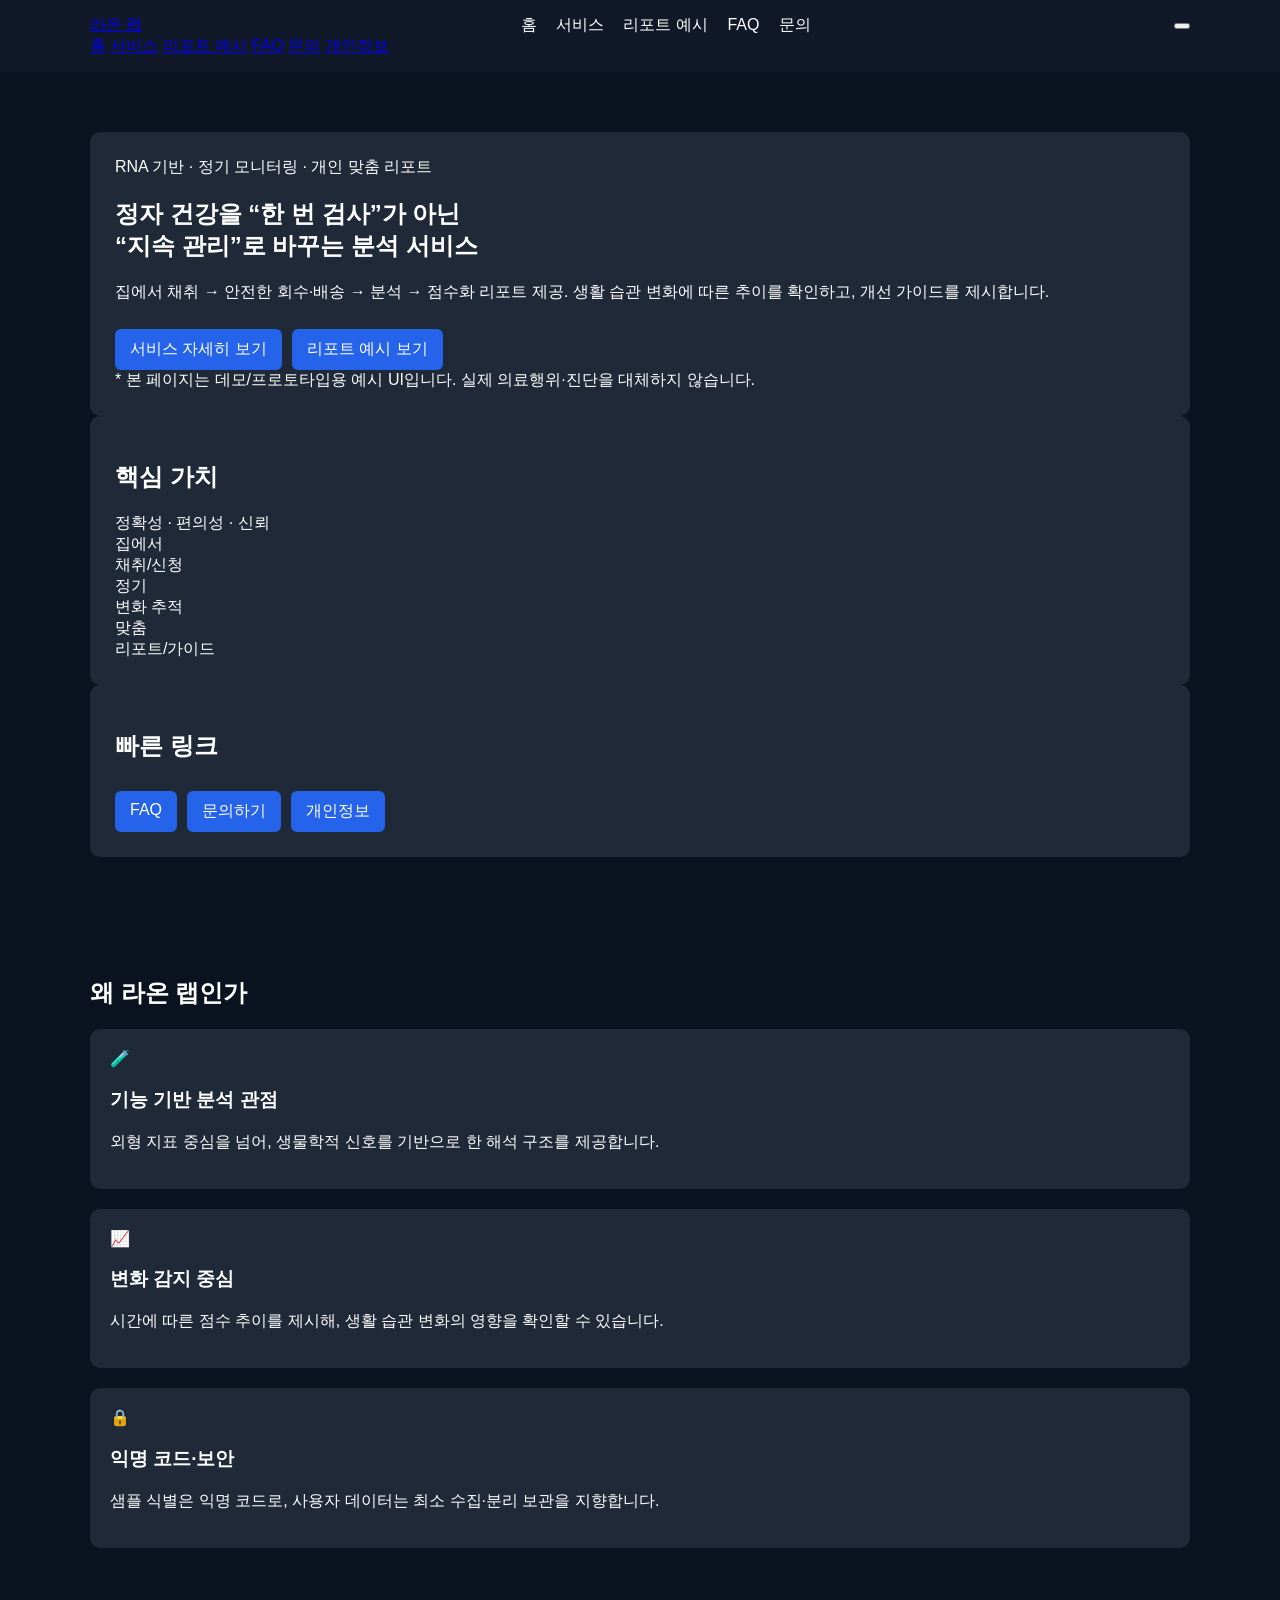
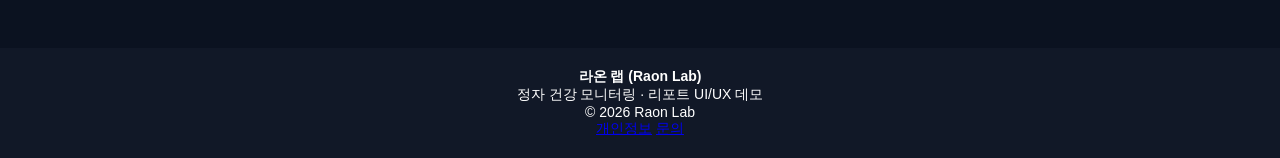
<file: index.html>
<!doctype html>
<html lang="ko">
<head>
  <meta charset="utf-8" />
  <meta name="viewport" content="width=device-width, initial-scale=1" />
  <title>라온 랩 | 정자 건강 모니터링</title>
  <link rel="stylesheet" href="assets/css/style.css" />
  <script defer src="assets/js/main.js"></script>
</head>
<body>

<header>
  <div class="container">
    <div class="navbar">
      <a class="logo" href="index.html">
        <span class="mark"></span>
        <span>라온 랩</span>
      </a>

      <nav class="navlinks">
        <a data-nav href="index.html">홈</a>
        <a data-nav href="pages/service.html">서비스</a>
        <a data-nav href="pages/report.html">리포트 예시</a>
        <a data-nav href="pages/faq.html">FAQ</a>
        <a data-nav href="pages/contact.html">문의</a>
      </nav>

      <button class="hamburger" onclick="toggleMobileMenu()">
        <span></span><span></span><span></span>
      </button>
    </div>

    <div id="mobilePanel" class="mobile-panel">
      <a data-nav href="index.html">홈</a>
      <a data-nav href="pages/service.html">서비스</a>
      <a data-nav href="pages/report.html">리포트 예시</a>
      <a data-nav href="pages/faq.html">FAQ</a>
      <a data-nav href="pages/contact.html">문의</a>
      <a data-nav href="pages/privacy.html">개인정보</a>
    </div>
  </div>
</header>

<main>
  <section class="hero">
    <div class="container">
      <div class="hero-grid">
        <div class="card pad">
          <span class="badge">RNA 기반 · 정기 모니터링 · 개인 맞춤 리포트</span>
          <h1>
            정자 건강을 “한 번 검사”가 아닌<br>
            “지속 관리”로 바꾸는 분석 서비스
          </h1>
          <p>
            집에서 채취 → 안전한 회수·배송 → 분석 → 점수화 리포트 제공.
            생활 습관 변화에 따른 추이를 확인하고, 개선 가이드를 제시합니다.
          </p>

          <div style="display:flex; gap:10px; flex-wrap:wrap;">
            <a class="btn primary" href="pages/service.html">서비스 자세히 보기</a>
            <a class="btn ghost" href="pages/report.html">리포트 예시 보기</a>
          </div>

          <div class="hr"></div>
          <div class="small">
            * 본 페이지는 데모/프로토타입용 예시 UI입니다.
            실제 의료행위·진단을 대체하지 않습니다.
          </div>
        </div>

        <div class="hero-side">
          <div class="card pad">
            <div class="section-title">
              <h2>핵심 가치</h2>
              <span class="small">정확성 · 편의성 · 신뢰</span>
            </div>
            <div class="kpi">
              <div class="k">
                <div class="num">집에서</div>
                <div class="lab">채취/신청</div>
              </div>
              <div class="k">
                <div class="num">정기</div>
                <div class="lab">변화 추적</div>
              </div>
              <div class="k">
                <div class="num">맞춤</div>
                <div class="lab">리포트/가이드</div>
              </div>
            </div>
          </div>

          <div class="card pad">
            <div class="section-title">
              <h2>빠른 링크</h2>
            </div>
            <div style="display:flex; gap:10px; flex-wrap:wrap;">
              <a class="btn" href="pages/faq.html">FAQ</a>
              <a class="btn" href="pages/contact.html">문의하기</a>
              <a class="btn" href="pages/privacy.html">개인정보</a>
            </div>
          </div>
        </div>

      </div>
    </div>
  </section>

  <section class="section">
    <div class="container">
      <div class="section-title">
        <h2>왜 라온 랩인가</h2>
      </div>

      <div class="grid3">
        <div class="feature">
          <div class="icon">🧪</div>
          <h3>기능 기반 분석 관점</h3>
          <p>외형 지표 중심을 넘어, 생물학적 신호를 기반으로 한 해석 구조를 제공합니다.</p>
        </div>

        <div class="feature">
          <div class="icon">📈</div>
          <h3>변화 감지 중심</h3>
          <p>시간에 따른 점수 추이를 제시해, 생활 습관 변화의 영향을 확인할 수 있습니다.</p>
        </div>

        <div class="feature">
          <div class="icon">🔒</div>
          <h3>익명 코드·보안</h3>
          <p>샘플 식별은 익명 코드로, 사용자 데이터는 최소 수집·분리 보관을 지향합니다.</p>
        </div>
      </div>
    </div>
  </section>
</main>

<footer>
  <div class="container">
    <div class="footer-grid">
      <div>
        <div style="font-weight:800;">라온 랩 (Raon Lab)</div>
        <div class="small">정자 건강 모니터링 · 리포트 UI/UX 데모</div>
        <div class="small">© <span id="y"></span> Raon Lab</div>
      </div>
      <div class="footer-links">
        <a href="pages/privacy.html">개인정보</a>
        <a href="pages/contact.html">문의</a>
      </div>
    </div>
  </div>

  <script>
    document.getElementById("y").textContent = new Date().getFullYear();
  </script>
</footer>

</body>
</html>
</file>
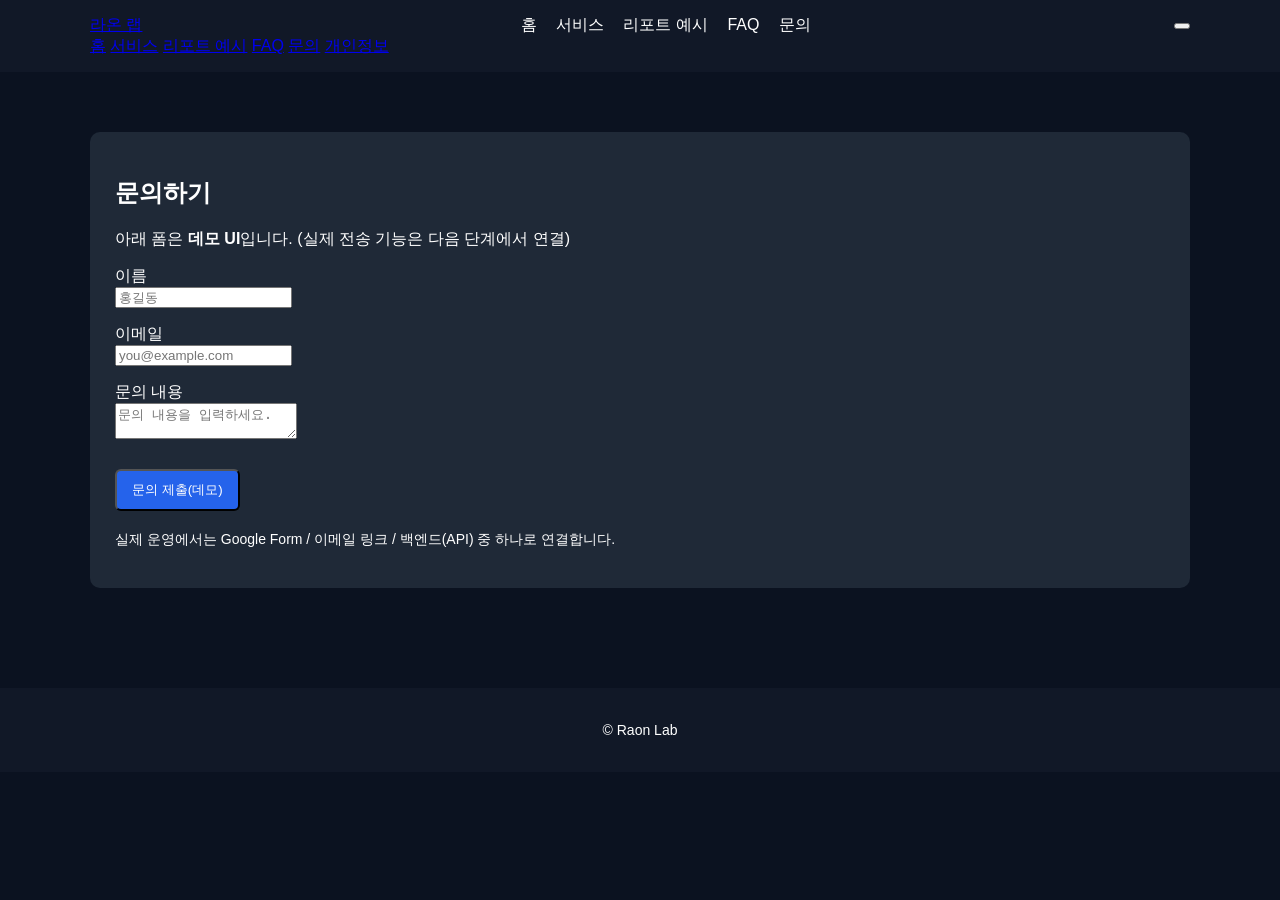
<file: pages/contact.html>
<!doctype html>
<html lang="ko">
<head>
  <meta charset="utf-8" />
  <meta name="viewport" content="width=device-width, initial-scale=1" />
  <title>문의 | 라온 랩</title>
  <link rel="stylesheet" href="../assets/css/style.css" />
  <script defer src="../assets/js/main.js"></script>
</head>
<body>

<header>
  <div class="container">
    <div class="navbar">
      <a class="logo" href="../index.html"><span>라온 랩</span></a>
      <nav class="navlinks">
        <a data-nav href="../index.html">홈</a>
        <a data-nav href="service.html">서비스</a>
        <a data-nav href="report.html">리포트 예시</a>
        <a data-nav href="faq.html">FAQ</a>
        <a data-nav href="contact.html">문의</a>
      </nav>
      <button class="hamburger" onclick="toggleMobileMenu()">
        <span></span><span></span><span></span>
      </button>
    </div>

    <div id="mobilePanel" class="mobile-panel">
      <a data-nav href="../index.html">홈</a>
      <a data-nav href="service.html">서비스</a>
      <a data-nav href="report.html">리포트 예시</a>
      <a data-nav href="faq.html">FAQ</a>
      <a data-nav href="contact.html">문의</a>
      <a data-nav href="privacy.html">개인정보</a>
    </div>
  </div>
</header>

<main>
  <section class="hero">
    <div class="container">
      <div class="card">
        <h1>문의하기</h1>
        <p>아래 폼은 <b>데모 UI</b>입니다. (실제 전송 기능은 다음 단계에서 연결)</p>

        <form onsubmit="event.preventDefault(); alert('데모 페이지입니다. 실제 전송은 다음 단계에서 설정합니다.');">
          <p>
            <label>이름</label><br>
            <input type="text" placeholder="홍길동" required>
          </p>

          <p>
            <label>이메일</label><br>
            <input type="email" placeholder="you@example.com" required>
          </p>

          <p>
            <label>문의 내용</label><br>
            <textarea placeholder="문의 내용을 입력하세요." required></textarea>
          </p>

          <button class="btn" type="submit">문의 제출(데모)</button>
        </form>

        <p style="margin-top:20px; font-size:14px;">
          실제 운영에서는 Google Form / 이메일 링크 / 백엔드(API) 중 하나로 연결합니다.
        </p>
      </div>
    </div>
  </section>
</main>

<footer>
  <div class="container">
    <p>© Raon Lab</p>
  </div>
</footer>

</body>
</html>
</file>
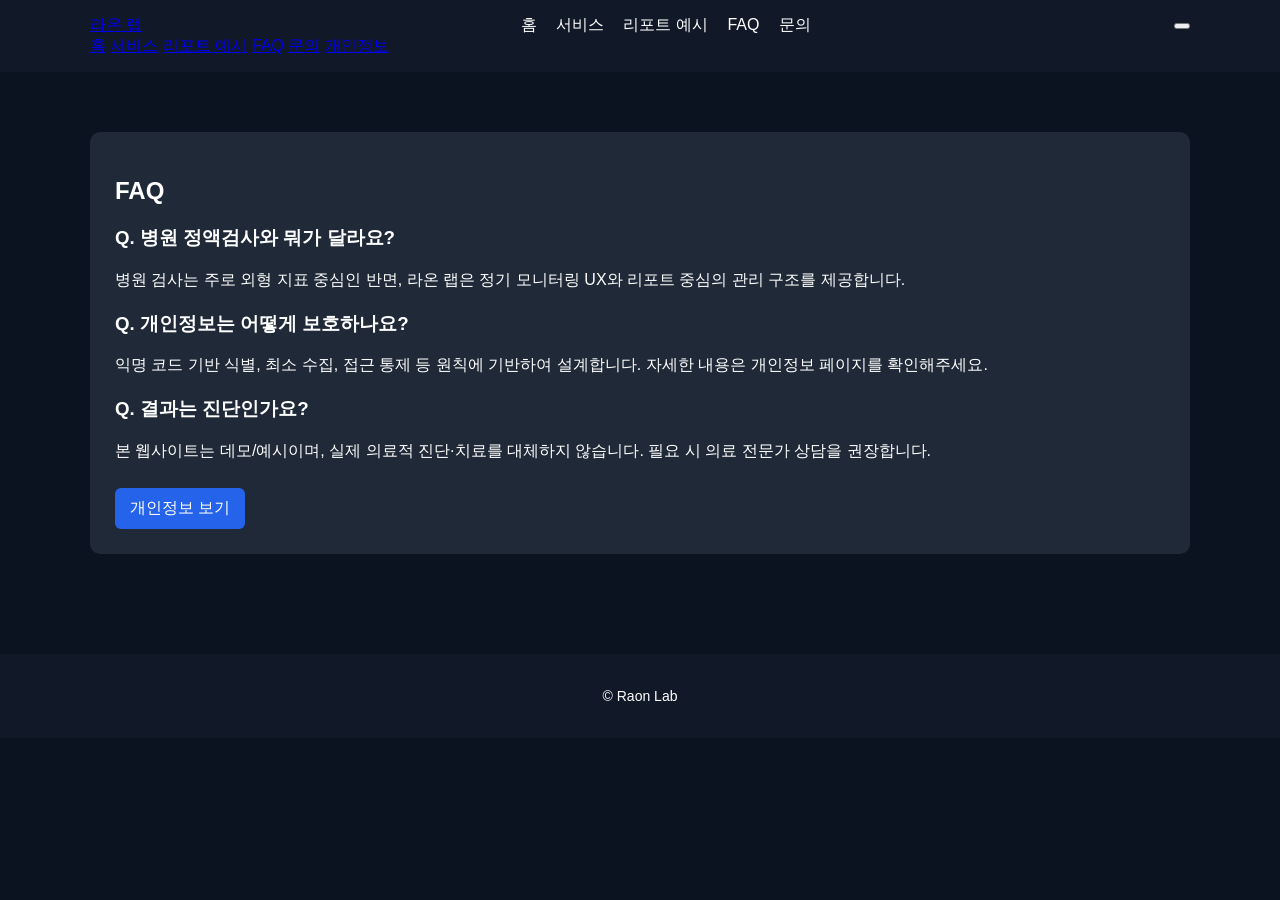
<file: pages/faq.html>
<!doctype html>
<html lang="ko">
<head>
  <meta charset="utf-8" />
  <meta name="viewport" content="width=device-width, initial-scale=1" />
  <title>FAQ | 라온 랩</title>
  <link rel="stylesheet" href="../assets/css/style.css" />
  <script defer src="../assets/js/main.js"></script>
</head>
<body>

<header>
  <div class="container">
    <div class="navbar">
      <a class="logo" href="../index.html"><span>라온 랩</span></a>
      <nav class="navlinks">
        <a data-nav href="../index.html">홈</a>
        <a data-nav href="service.html">서비스</a>
        <a data-nav href="report.html">리포트 예시</a>
        <a data-nav href="faq.html">FAQ</a>
        <a data-nav href="contact.html">문의</a>
      </nav>
      <button class="hamburger" onclick="toggleMobileMenu()">
        <span></span><span></span><span></span>
      </button>
    </div>

    <div id="mobilePanel" class="mobile-panel">
      <a data-nav href="../index.html">홈</a>
      <a data-nav href="service.html">서비스</a>
      <a data-nav href="report.html">리포트 예시</a>
      <a data-nav href="faq.html">FAQ</a>
      <a data-nav href="contact.html">문의</a>
      <a data-nav href="privacy.html">개인정보</a>
    </div>
  </div>
</header>

<main>
  <section class="hero">
    <div class="container">
      <div class="card">
        <h1>FAQ</h1>

        <h3 style="margin-top:20px;">Q. 병원 정액검사와 뭐가 달라요?</h3>
        <p>병원 검사는 주로 외형 지표 중심인 반면, 라온 랩은 정기 모니터링 UX와 리포트 중심의 관리 구조를 제공합니다.</p>

        <h3 style="margin-top:20px;">Q. 개인정보는 어떻게 보호하나요?</h3>
        <p>익명 코드 기반 식별, 최소 수집, 접근 통제 등 원칙에 기반하여 설계합니다. 자세한 내용은 개인정보 페이지를 확인해주세요.</p>

        <h3 style="margin-top:20px;">Q. 결과는 진단인가요?</h3>
        <p>본 웹사이트는 데모/예시이며, 실제 의료적 진단·치료를 대체하지 않습니다. 필요 시 의료 전문가 상담을 권장합니다.</p>

        <a class="btn" href="privacy.html">개인정보 보기</a>
      </div>
    </div>
  </section>
</main>

<footer>
  <div class="container">
    <p>© Raon Lab</p>
  </div>
</footer>

</body>
</html>
</file>
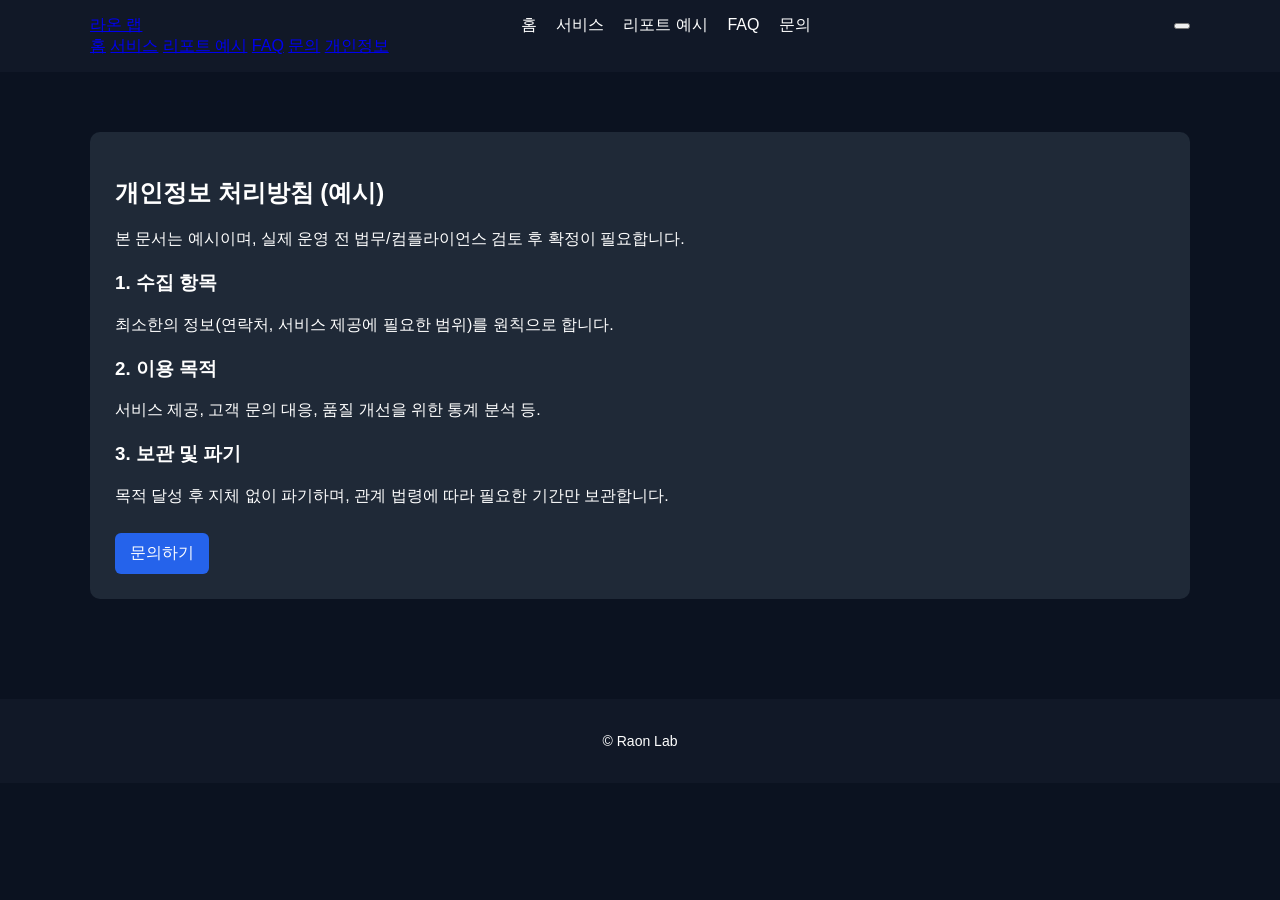
<file: pages/privacy.html>
<!doctype html>
<html lang="ko">
<head>
  <meta charset="utf-8" />
  <meta name="viewport" content="width=device-width, initial-scale=1" />
  <title>개인정보 | 라온 랩</title>
  <link rel="stylesheet" href="../assets/css/style.css" />
  <script defer src="../assets/js/main.js"></script>
</head>
<body>

<header>
  <div class="container">
    <div class="navbar">
      <a class="logo" href="../index.html"><span>라온 랩</span></a>
      <nav class="navlinks">
        <a data-nav href="../index.html">홈</a>
        <a data-nav href="service.html">서비스</a>
        <a data-nav href="report.html">리포트 예시</a>
        <a data-nav href="faq.html">FAQ</a>
        <a data-nav href="contact.html">문의</a>
      </nav>
      <button class="hamburger" onclick="toggleMobileMenu()">
        <span></span><span></span><span></span>
      </button>
    </div>

    <div id="mobilePanel" class="mobile-panel">
      <a data-nav href="../index.html">홈</a>
      <a data-nav href="service.html">서비스</a>
      <a data-nav href="report.html">리포트 예시</a>
      <a data-nav href="faq.html">FAQ</a>
      <a data-nav href="contact.html">문의</a>
      <a data-nav href="privacy.html">개인정보</a>
    </div>
  </div>
</header>

<main>
  <section class="hero">
    <div class="container">
      <div class="card">
        <h1>개인정보 처리방침 (예시)</h1>
        <p>본 문서는 예시이며, 실제 운영 전 법무/컴플라이언스 검토 후 확정이 필요합니다.</p>

        <h3 style="margin-top:20px;">1. 수집 항목</h3>
        <p>최소한의 정보(연락처, 서비스 제공에 필요한 범위)를 원칙으로 합니다.</p>

        <h3 style="margin-top:20px;">2. 이용 목적</h3>
        <p>서비스 제공, 고객 문의 대응, 품질 개선을 위한 통계 분석 등.</p>

        <h3 style="margin-top:20px;">3. 보관 및 파기</h3>
        <p>목적 달성 후 지체 없이 파기하며, 관계 법령에 따라 필요한 기간만 보관합니다.</p>

        <a class="btn" href="contact.html">문의하기</a>
      </div>
    </div>
  </section>
</main>

<footer>
  <div class="container">
    <p>© Raon Lab</p>
  </div>
</footer>

</body>
</html>
</file>
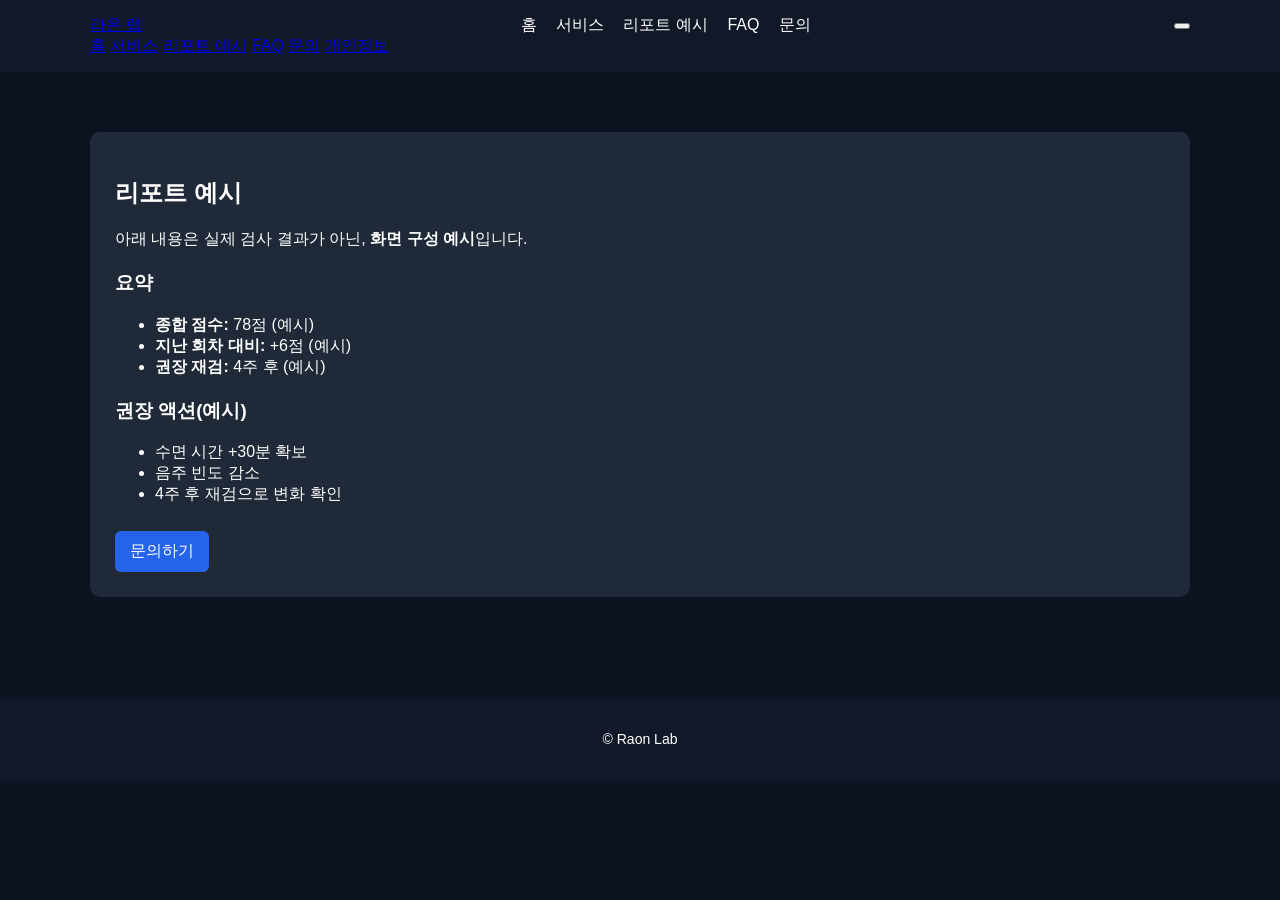
<file: pages/report.html>
<!doctype html>
<html lang="ko">
<head>
  <meta charset="utf-8" />
  <meta name="viewport" content="width=device-width, initial-scale=1" />
  <title>리포트 예시 | 라온 랩</title>
  <link rel="stylesheet" href="../assets/css/style.css" />
  <script defer src="../assets/js/main.js"></script>
</head>
<body>

<header>
  <div class="container">
    <div class="navbar">
      <a class="logo" href="../index.html"><span>라온 랩</span></a>
      <nav class="navlinks">
        <a data-nav href="../index.html">홈</a>
        <a data-nav href="service.html">서비스</a>
        <a data-nav href="report.html">리포트 예시</a>
        <a data-nav href="faq.html">FAQ</a>
        <a data-nav href="contact.html">문의</a>
      </nav>
      <button class="hamburger" onclick="toggleMobileMenu()">
        <span></span><span></span><span></span>
      </button>
    </div>

    <div id="mobilePanel" class="mobile-panel">
      <a data-nav href="../index.html">홈</a>
      <a data-nav href="service.html">서비스</a>
      <a data-nav href="report.html">리포트 예시</a>
      <a data-nav href="faq.html">FAQ</a>
      <a data-nav href="contact.html">문의</a>
      <a data-nav href="privacy.html">개인정보</a>
    </div>
  </div>
</header>

<main>
  <section class="hero">
    <div class="container">
      <div class="card">
        <h1>리포트 예시</h1>
        <p>아래 내용은 실제 검사 결과가 아닌, <b>화면 구성 예시</b>입니다.</p>

        <h3 style="margin-top:20px;">요약</h3>
        <ul>
          <li><b>종합 점수:</b> 78점 (예시)</li>
          <li><b>지난 회차 대비:</b> +6점 (예시)</li>
          <li><b>권장 재검:</b> 4주 후 (예시)</li>
        </ul>

        <h3 style="margin-top:20px;">권장 액션(예시)</h3>
        <ul>
          <li>수면 시간 +30분 확보</li>
          <li>음주 빈도 감소</li>
          <li>4주 후 재검으로 변화 확인</li>
        </ul>

        <a class="btn" href="contact.html">문의하기</a>
      </div>
    </div>
  </section>
</main>

<footer>
  <div class="container">
    <p>© Raon Lab</p>
  </div>
</footer>

</body>
</html>
</file>
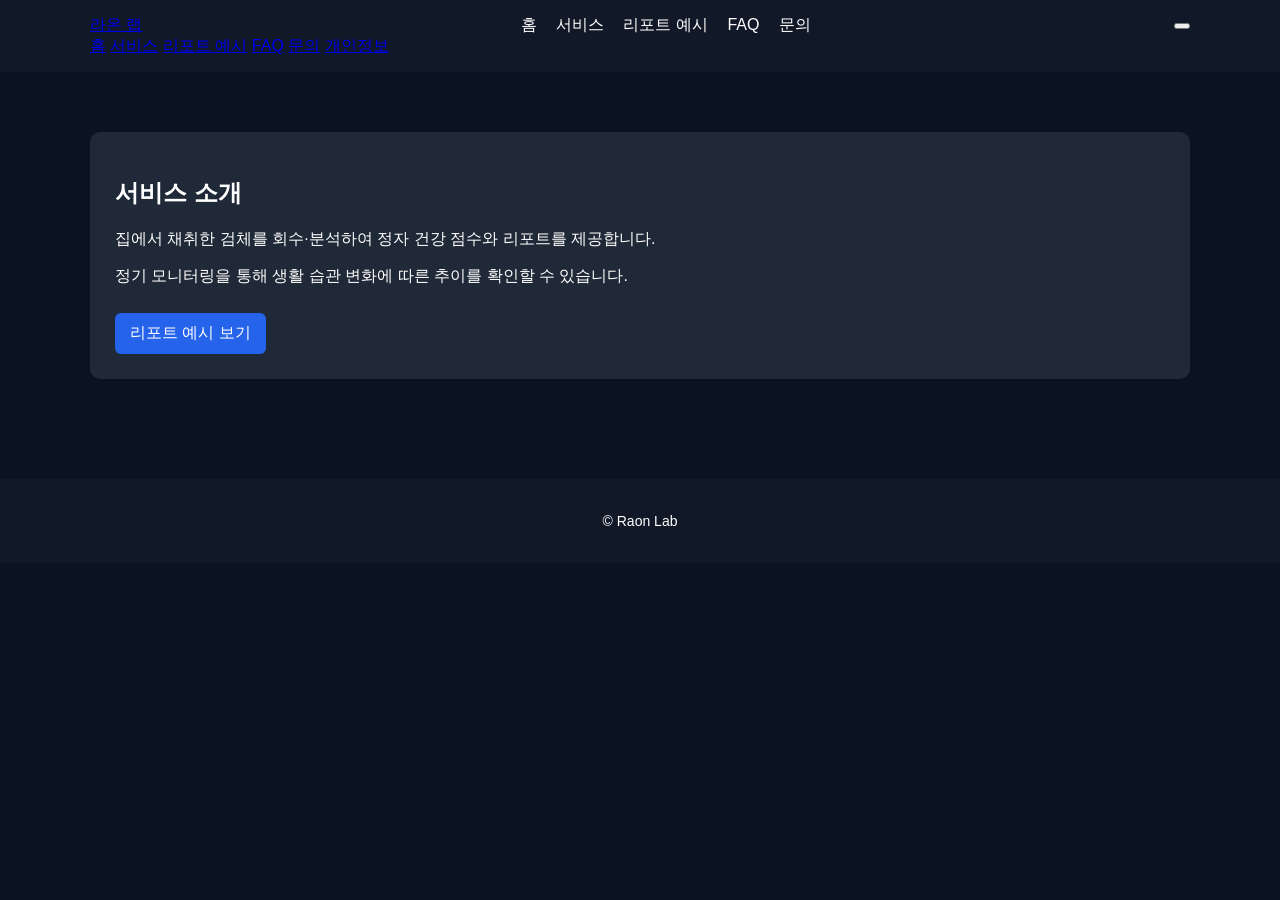
<file: pages/service.html>
<!doctype html>
<html lang="ko">
<head>
  <meta charset="utf-8" />
  <meta name="viewport" content="width=device-width, initial-scale=1" />
  <title>서비스 | 라온 랩</title>
  <link rel="stylesheet" href="../assets/css/style.css" />
  <script defer src="../assets/js/main.js"></script>
</head>
<body>

<header>
  <div class="container">
    <div class="navbar">
      <a class="logo" href="../index.html"><span>라온 랩</span></a>
      <nav class="navlinks">
        <a data-nav href="../index.html">홈</a>
        <a data-nav href="service.html">서비스</a>
        <a data-nav href="report.html">리포트 예시</a>
        <a data-nav href="faq.html">FAQ</a>
        <a data-nav href="contact.html">문의</a>
      </nav>
      <button class="hamburger" onclick="toggleMobileMenu()">
        <span></span><span></span><span></span>
      </button>
    </div>

    <div id="mobilePanel" class="mobile-panel">
      <a data-nav href="../index.html">홈</a>
      <a data-nav href="service.html">서비스</a>
      <a data-nav href="report.html">리포트 예시</a>
      <a data-nav href="faq.html">FAQ</a>
      <a data-nav href="contact.html">문의</a>
      <a data-nav href="privacy.html">개인정보</a>
    </div>
  </div>
</header>

<main>
  <section class="hero">
    <div class="container">
      <div class="card">
        <h1>서비스 소개</h1>
        <p>집에서 채취한 검체를 회수·분석하여 정자 건강 점수와 리포트를 제공합니다.</p>
        <p>정기 모니터링을 통해 생활 습관 변화에 따른 추이를 확인할 수 있습니다.</p>
        <a class="btn" href="report.html">리포트 예시 보기</a>
      </div>
    </div>
  </section>
</main>

<footer>
  <div class="container">
    <p>© Raon Lab</p>
  </div>
</footer>

</body>
</html>
</file>
<file: assets/css/style.css>
body {
  margin: 0;
  font-family: Arial, sans-serif;
  background-color: #0b1220;
  color: white;
}

header {
  background: #111827;
  padding: 15px 0;
}

.container {
  width: 90%;
  max-width: 1100px;
  margin: auto;
}

.navbar {
  display: flex;
  justify-content: space-between;
  align-items: center;
}

.navlinks a {
  color: white;
  margin-left: 15px;
  text-decoration: none;
}

.hero {
  padding: 60px 0;
}

.card {
  background: #1f2937;
  padding: 25px;
  border-radius: 10px;
}

.btn {
  display: inline-block;
  padding: 10px 15px;
  margin-top: 10px;
  background: #2563eb;
  color: white;
  text-decoration: none;
  border-radius: 6px;
}

.section {
  padding: 40px 0;
}

.feature {
  background: #1f2937;
  padding: 20px;
  border-radius: 10px;
  margin-bottom: 20px;
}

footer {
  background: #111827;
  padding: 20px 0;
  margin-top: 40px;
  text-align: center;
  font-size: 14px;
}
</file>
